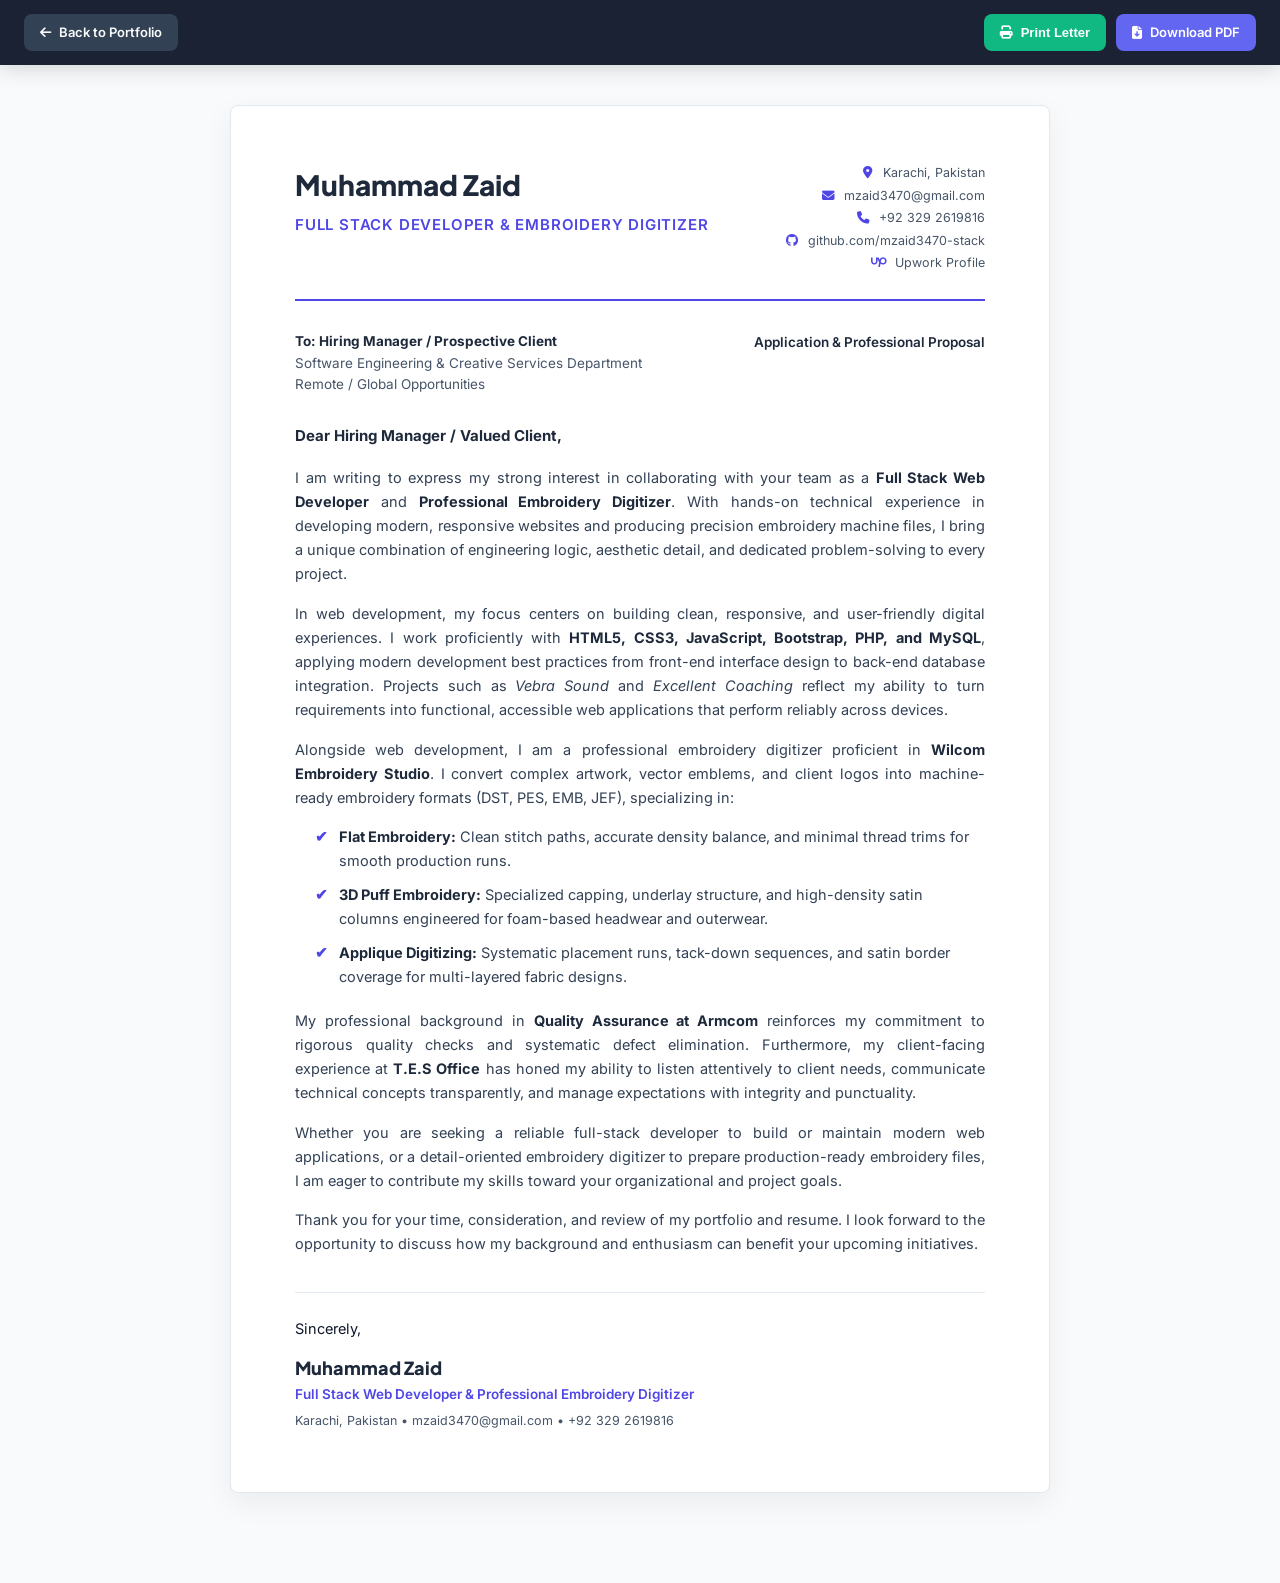
<file: cover-letter.html>
<!DOCTYPE html>
<html lang="en">
<head>
  <meta charset="UTF-8">
  <meta name="viewport" content="width=device-width, initial-scale=1.0">
  <title>Muhammad Zaid — Professional Cover Letter</title>
  <meta name="description" content="Professional Cover Letter of Muhammad Zaid — Full Stack Developer & Professional Embroidery Digitizer.">
  <link rel="icon" type="image/svg+xml" href="assets/icons/favicon.svg">
  
  <!-- Google Fonts: Inter & Plus Jakarta Sans -->
  <link rel="preconnect" href="https://fonts.googleapis.com">
  <link rel="preconnect" href="https://fonts.gstatic.com" crossorigin>
  <link href="https://fonts.googleapis.com/css2?family=Inter:wght@400;500;600;700;800&family=Plus+Jakarta+Sans:wght@600;700;800&display=swap" rel="stylesheet">
  <!-- Font Awesome -->
  <link rel="stylesheet" href="https://cdnjs.cloudflare.com/ajax/libs/font-awesome/6.4.0/css/all.min.css">

  <style>
    :root {
      --primary: #1e293b;
      --accent: #4f46e5;
      --accent-dark: #3730a3;
      --text: #0f172a;
      --text-muted: #475569;
      --border: #e2e8f0;
      --bg: #f8fafc;
      --card-bg: #ffffff;
    }

    * {
      box-sizing: border-box;
      margin: 0;
      padding: 0;
    }

    body {
      font-family: 'Inter', -apple-system, BlinkMacSystemFont, 'Segoe UI', Roboto, sans-serif;
      background-color: var(--bg);
      color: var(--text);
      line-height: 1.65;
      font-size: 14.5px;
      -webkit-font-smoothing: antialiased;
      padding-bottom: 50px;
    }

    /* Top Action Bar (hidden in print) */
    .action-bar {
      position: sticky;
      top: 0;
      z-index: 100;
      background: rgba(15, 23, 42, 0.95);
      backdrop-filter: blur(10px);
      padding: 14px 24px;
      display: flex;
      justify-content: space-between;
      align-items: center;
      color: #fff;
      box-shadow: 0 4px 20px rgba(0,0,0,0.15);
    }
    .action-bar a, .action-bar button {
      display: inline-flex;
      align-items: center;
      gap: 8px;
      padding: 8px 16px;
      border-radius: 8px;
      font-weight: 600;
      font-size: 13px;
      cursor: pointer;
      text-decoration: none;
      transition: all 0.2s ease;
      border: none;
    }
    .btn-back {
      background: #334155;
      color: #f8fafc;
    }
    .btn-back:hover {
      background: #475569;
    }
    .btn-download {
      background: #6366f1;
      color: #fff;
    }
    .btn-download:hover {
      background: #4f46e5;
    }
    .btn-print {
      background: #10b981;
      color: #fff;
    }
    .btn-print:hover {
      background: #059669;
    }

    /* Document Container */
    .letter-container {
      max-width: 820px;
      margin: 40px auto;
      background: var(--card-bg);
      padding: 56px 64px;
      box-shadow: 0 10px 30px rgba(0,0,0,0.06);
      border-radius: 8px;
      border: 1px solid var(--border);
    }

    /* Header */
    .letter-header {
      border-bottom: 2px solid var(--accent);
      padding-bottom: 24px;
      margin-bottom: 30px;
      display: flex;
      justify-content: space-between;
      align-items: flex-start;
      gap: 20px;
    }
    .header-info h1 {
      font-family: 'Plus Jakarta Sans', sans-serif;
      font-size: 28px;
      font-weight: 800;
      color: var(--primary);
      margin-bottom: 4px;
    }
    .header-info h2 {
      font-size: 15px;
      font-weight: 600;
      color: var(--accent);
      text-transform: uppercase;
      letter-spacing: 0.8px;
    }
    .header-meta {
      text-align: right;
      font-size: 12.5px;
      color: var(--text-muted);
      line-height: 1.8;
    }
    .header-meta a {
      color: inherit;
      text-decoration: none;
    }
    .header-meta a:hover {
      color: var(--accent);
    }
    .header-meta i {
      color: var(--accent);
      width: 16px;
      text-align: center;
      margin-right: 4px;
    }

    /* Recipient & Date */
    .letter-meta {
      margin-bottom: 28px;
      display: flex;
      justify-content: space-between;
      align-items: flex-start;
      font-size: 13.5px;
      color: var(--text-muted);
    }
    .recipient-block {
      line-height: 1.6;
    }
    .recipient-title {
      font-weight: 700;
      color: var(--primary);
    }
    .letter-date {
      font-weight: 600;
      color: var(--primary);
    }

    /* Salutation */
    .salutation {
      font-size: 15px;
      font-weight: 700;
      color: var(--primary);
      margin-bottom: 18px;
    }

    /* Letter Body */
    .letter-body p {
      margin-bottom: 16px;
      text-align: justify;
      color: #334155;
    }
    .letter-body strong {
      color: var(--primary);
    }
    
    .key-points {
      margin: 16px 0 20px 20px;
      list-style-type: none;
    }
    .key-points li {
      position: relative;
      padding-left: 24px;
      margin-bottom: 10px;
      color: #334155;
    }
    .key-points li::before {
      content: "✔";
      position: absolute;
      left: 0;
      color: var(--accent);
      font-weight: bold;
    }

    /* Sign-off */
    .sign-off {
      margin-top: 36px;
      border-top: 1px solid var(--border);
      padding-top: 24px;
    }
    .sign-off p {
      margin-bottom: 4px;
    }
    .signature-name {
      font-family: 'Plus Jakarta Sans', sans-serif;
      font-size: 18px;
      font-weight: 800;
      color: var(--primary);
      margin-top: 12px;
    }
    .signature-title {
      font-size: 13.5px;
      color: var(--accent);
      font-weight: 600;
    }

    /* Print Styles */
    @media print {
      body {
        background: #fff;
        padding: 0;
      }
      .action-bar {
        display: none !important;
      }
      .letter-container {
        border: none;
        box-shadow: none;
        padding: 0;
        margin: 0;
        max-width: 100%;
      }
      @page {
        margin: 20mm 20mm;
        size: A4 portrait;
      }
    }

    @media (max-width: 680px) {
      .letter-container {
        padding: 28px 20px;
        margin: 20px 10px;
      }
      .letter-header, .letter-meta {
        flex-direction: column;
        gap: 12px;
      }
      .header-meta {
        text-align: left;
      }
      .action-bar {
        flex-wrap: wrap;
        gap: 10px;
      }
    }
  </style>
</head>
<body>

  <!-- Top Action Bar -->
  <div class="action-bar">
    <a href="index.html" class="btn-back">
      <i class="fa-solid fa-arrow-left"></i> Back to Portfolio
    </a>
    <div style="display: flex; gap: 10px;">
      <button onclick="window.print()" class="btn-print">
        <i class="fa-solid fa-print"></i> Print Letter
      </button>
      <a href="assets/documents/Muhammad_Zaid_Cover_Letter.pdf" download="Muhammad_Zaid_Cover_Letter.pdf" class="btn-download">
        <i class="fa-solid fa-file-arrow-down"></i> Download PDF
      </a>
    </div>
  </div>

  <!-- Main Cover Letter Container -->
  <main class="letter-container">
    
    <!-- Header -->
    <header class="letter-header">
      <div class="header-info">
        <h1>Muhammad Zaid</h1>
        <h2>Full Stack Developer &amp; Embroidery Digitizer</h2>
      </div>
      <div class="header-meta">
        <div><i class="fa-solid fa-location-dot"></i> Karachi, Pakistan</div>
        <div><i class="fa-solid fa-envelope"></i> <a href="mailto:mzaid3470@gmail.com">mzaid3470@gmail.com</a></div>
        <div><i class="fa-solid fa-phone"></i> +92 329 2619816</div>
        <div><i class="fa-brands fa-github"></i> <a href="https://github.com/mzaid3470-stack" target="_blank" rel="noopener">github.com/mzaid3470-stack</a></div>
        <div><i class="fa-brands fa-upwork"></i> <a href="https://www.upwork.com/freelancers/~01fb4c901421a1fd44" target="_blank" rel="noopener">Upwork Profile</a></div>
      </div>
    </header>

    <!-- Recipient Placeholder & Date -->
    <div class="letter-meta">
      <div class="recipient-block">
        <div class="recipient-title">To: Hiring Manager / Prospective Client</div>
        <div>Software Engineering &amp; Creative Services Department</div>
        <div>Remote / Global Opportunities</div>
      </div>
      <div class="letter-date">
        Application &amp; Professional Proposal
      </div>
    </div>

    <!-- Salutation -->
    <div class="salutation">
      Dear Hiring Manager / Valued Client,
    </div>

    <!-- Letter Body -->
    <div class="letter-body">
      <p>
        I am writing to express my strong interest in collaborating with your team as a <strong>Full Stack Web Developer</strong> and <strong>Professional Embroidery Digitizer</strong>. With hands-on technical experience in developing modern, responsive websites and producing precision embroidery machine files, I bring a unique combination of engineering logic, aesthetic detail, and dedicated problem-solving to every project.
      </p>

      <p>
        In web development, my focus centers on building clean, responsive, and user-friendly digital experiences. I work proficiently with <strong>HTML5, CSS3, JavaScript, Bootstrap, PHP, and MySQL</strong>, applying modern development best practices from front-end interface design to back-end database integration. Projects such as <em>Vebra Sound</em> and <em>Excellent Coaching</em> reflect my ability to turn requirements into functional, accessible web applications that perform reliably across devices.
      </p>

      <p>
        Alongside web development, I am a professional embroidery digitizer proficient in <strong>Wilcom Embroidery Studio</strong>. I convert complex artwork, vector emblems, and client logos into machine-ready embroidery formats (DST, PES, EMB, JEF), specializing in:
      </p>

      <ul class="key-points">
        <li><strong>Flat Embroidery:</strong> Clean stitch paths, accurate density balance, and minimal thread trims for smooth production runs.</li>
        <li><strong>3D Puff Embroidery:</strong> Specialized capping, underlay structure, and high-density satin columns engineered for foam-based headwear and outerwear.</li>
        <li><strong>Applique Digitizing:</strong> Systematic placement runs, tack-down sequences, and satin border coverage for multi-layered fabric designs.</li>
      </ul>

      <p>
        My professional background in <strong>Quality Assurance at Armcom</strong> reinforces my commitment to rigorous quality checks and systematic defect elimination. Furthermore, my client-facing experience at <strong>T.E.S Office</strong> has honed my ability to listen attentively to client needs, communicate technical concepts transparently, and manage expectations with integrity and punctuality.
      </p>

      <p>
        Whether you are seeking a reliable full-stack developer to build or maintain modern web applications, or a detail-oriented embroidery digitizer to prepare production-ready embroidery files, I am eager to contribute my skills toward your organizational and project goals.
      </p>

      <p>
        Thank you for your time, consideration, and review of my portfolio and resume. I look forward to the opportunity to discuss how my background and enthusiasm can benefit your upcoming initiatives.
      </p>
    </div>

    <!-- Sign-off -->
    <div class="sign-off">
      <p>Sincerely,</p>
      <div class="signature-name">Muhammad Zaid</div>
      <div class="signature-title">Full Stack Web Developer &amp; Professional Embroidery Digitizer</div>
      <p style="font-size: 12.5px; color: var(--text-muted); margin-top: 6px;">
        Karachi, Pakistan &bull; mzaid3470@gmail.com &bull; +92 329 2619816
      </p>
    </div>

  </main>

</body>
</html>
</file>
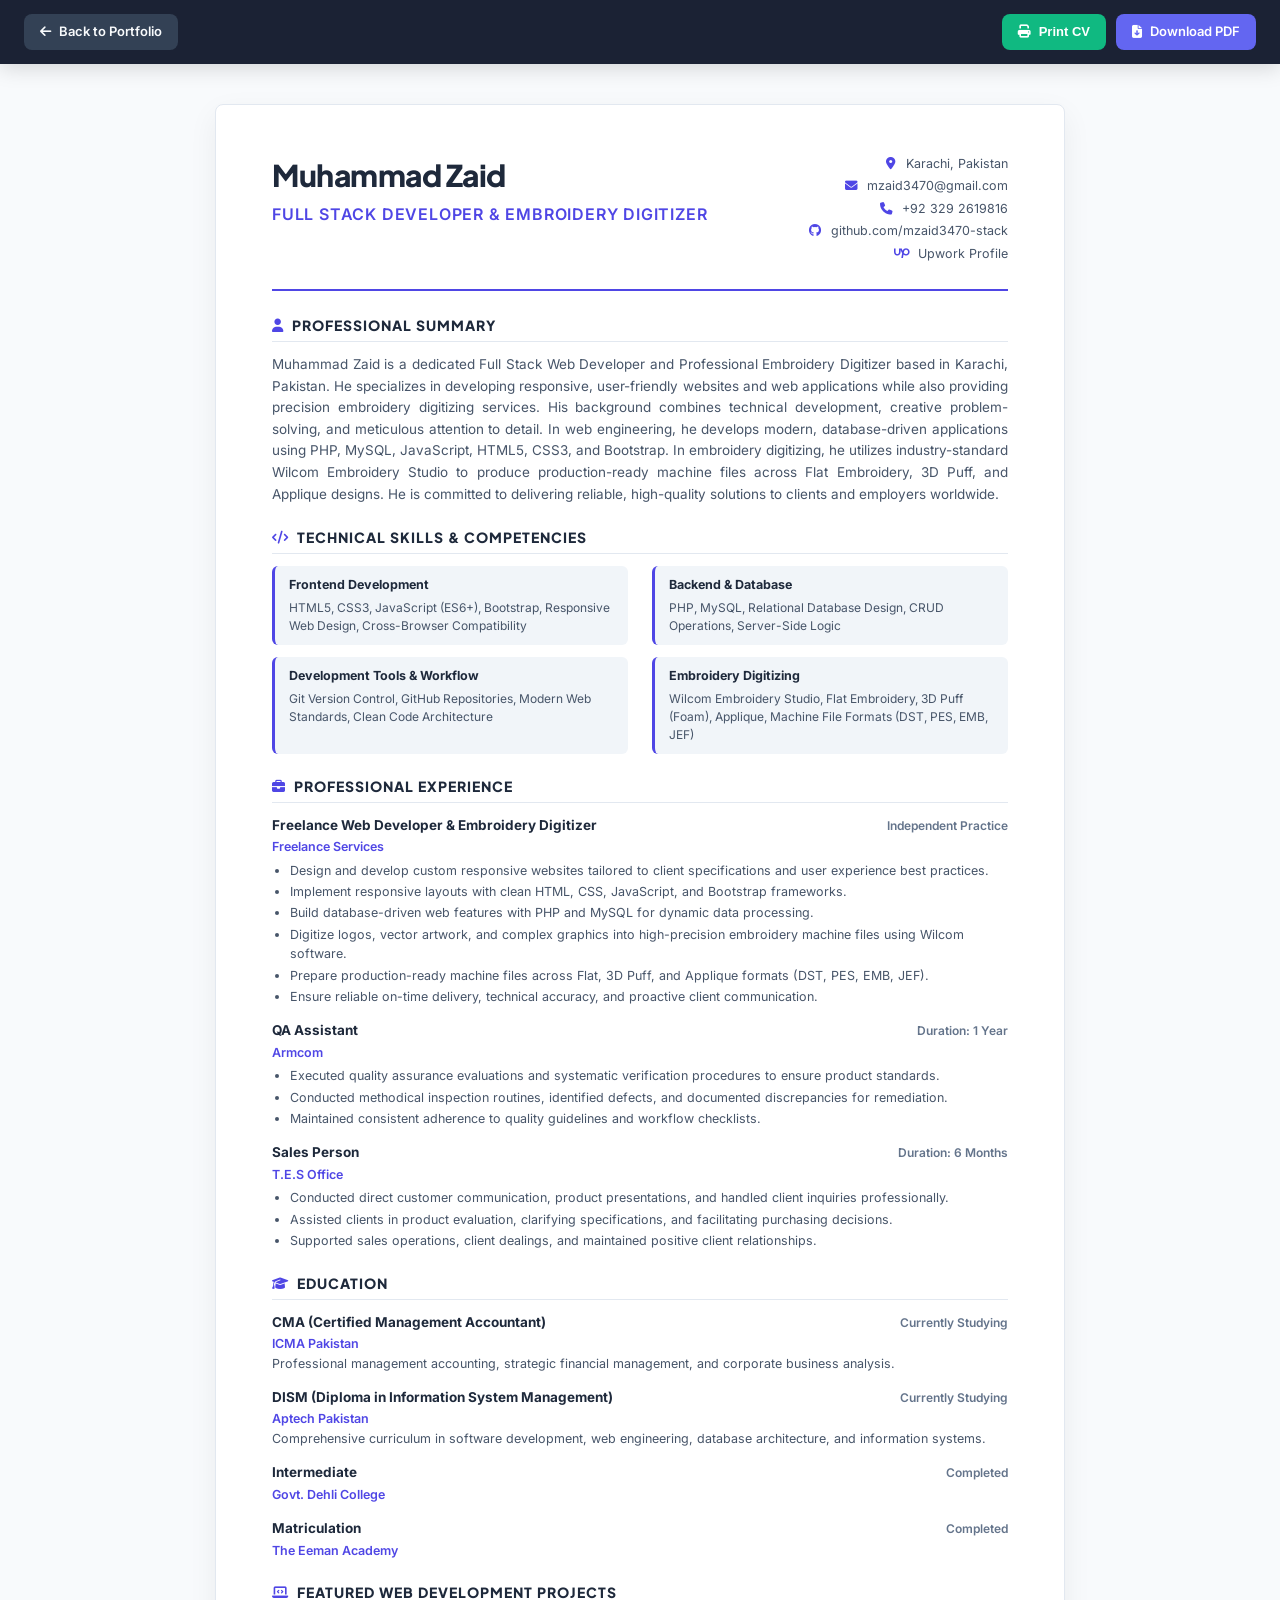
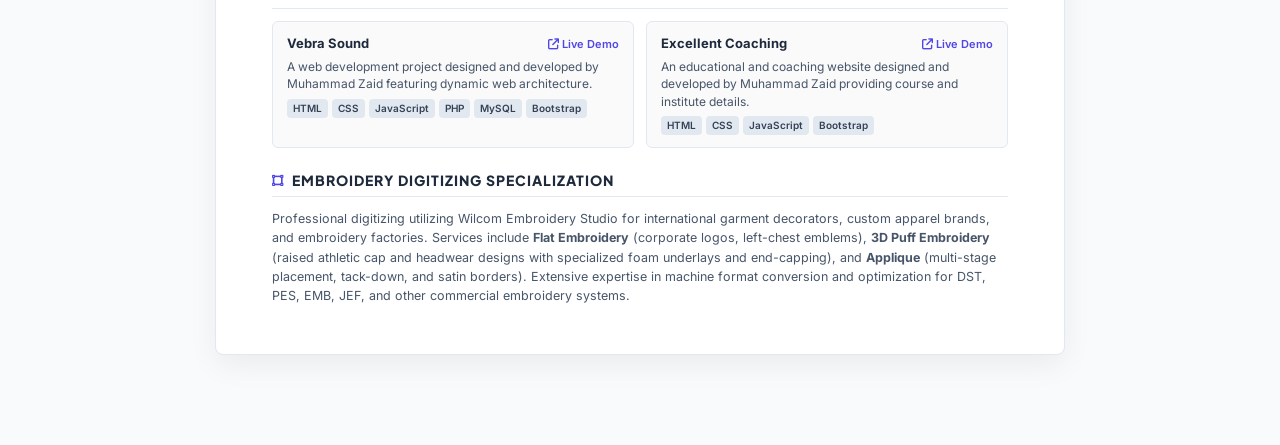
<file: cv.html>
<!DOCTYPE html>
<html lang="en">
<head>
  <meta charset="UTF-8">
  <meta name="viewport" content="width=device-width, initial-scale=1.0">
  <title>Muhammad Zaid — Professional CV / Resume</title>
  <meta name="description" content="Official Professional CV of Muhammad Zaid — Full Stack Developer & Professional Embroidery Digitizer.">
  <link rel="icon" type="image/svg+xml" href="assets/icons/favicon.svg">
  
  <!-- Google Fonts: Inter & Plus Jakarta Sans -->
  <link rel="preconnect" href="https://fonts.googleapis.com">
  <link rel="preconnect" href="https://fonts.gstatic.com" crossorigin>
  <link href="https://fonts.googleapis.com/css2?family=Inter:wght@400;500;600;700;800&family=Plus+Jakarta+Sans:wght@600;700;800&display=swap" rel="stylesheet">
  <!-- Font Awesome -->
  <link rel="stylesheet" href="https://cdnjs.cloudflare.com/ajax/libs/font-awesome/6.4.0/css/all.min.css">

  <style>
    :root {
      --primary: #1e293b;
      --accent: #4f46e5;
      --accent-dark: #3730a3;
      --text: #0f172a;
      --text-muted: #475569;
      --border: #e2e8f0;
      --bg: #f8fafc;
      --card-bg: #ffffff;
      --tag-bg: #f1f5f9;
    }

    * {
      box-sizing: border-box;
      margin: 0;
      padding: 0;
    }

    body {
      font-family: 'Inter', -apple-system, BlinkMacSystemFont, 'Segoe UI', Roboto, sans-serif;
      background-color: var(--bg);
      color: var(--text);
      line-height: 1.5;
      font-size: 14px;
      -webkit-font-smoothing: antialiased;
      padding-bottom: 50px;
    }

    /* Top Floating Action Bar (hidden in print) */
    .action-bar {
      position: sticky;
      top: 0;
      z-index: 100;
      background: rgba(15, 23, 42, 0.95);
      backdrop-filter: blur(10px);
      padding: 14px 24px;
      display: flex;
      justify-content: space-between;
      align-items: center;
      color: #fff;
      box-shadow: 0 4px 20px rgba(0,0,0,0.15);
    }
    .action-bar a, .action-bar button {
      display: inline-flex;
      align-items: center;
      gap: 8px;
      padding: 8px 16px;
      border-radius: 8px;
      font-weight: 600;
      font-size: 13px;
      cursor: pointer;
      text-decoration: none;
      transition: all 0.2s ease;
      border: none;
    }
    .btn-back {
      background: #334155;
      color: #f8fafc;
    }
    .btn-back:hover {
      background: #475569;
    }
    .btn-download {
      background: #6366f1;
      color: #fff;
    }
    .btn-download:hover {
      background: #4f46e5;
    }
    .btn-print {
      background: #10b981;
      color: #fff;
    }
    .btn-print:hover {
      background: #059669;
    }

    /* CV Document Container - A4 Sizing */
    .cv-container {
      max-width: 850px;
      margin: 40px auto;
      background: var(--card-bg);
      padding: 48px 56px;
      box-shadow: 0 10px 30px rgba(0,0,0,0.06);
      border-radius: 8px;
      border: 1px solid var(--border);
    }

    /* Header Section */
    .cv-header {
      border-bottom: 2px solid var(--accent);
      padding-bottom: 24px;
      margin-bottom: 24px;
      display: flex;
      justify-content: space-between;
      align-items: flex-start;
      gap: 20px;
    }
    .name-title h1 {
      font-family: 'Plus Jakarta Sans', sans-serif;
      font-size: 30px;
      font-weight: 800;
      color: var(--primary);
      letter-spacing: -0.5px;
      margin-bottom: 4px;
    }
    .name-title h2 {
      font-size: 16px;
      font-weight: 600;
      color: var(--accent);
      text-transform: uppercase;
      letter-spacing: 0.8px;
    }
    .contact-info {
      text-align: right;
      font-size: 12.5px;
      color: var(--text-muted);
      line-height: 1.8;
    }
    .contact-info a {
      color: inherit;
      text-decoration: none;
      transition: color 0.2s;
    }
    .contact-info a:hover {
      color: var(--accent);
    }
    .contact-info i {
      color: var(--accent);
      width: 16px;
      text-align: center;
      margin-right: 4px;
    }

    /* Section Headings */
    .cv-section {
      margin-bottom: 22px;
    }
    .section-title {
      font-family: 'Plus Jakarta Sans', sans-serif;
      font-size: 14px;
      font-weight: 800;
      color: var(--primary);
      text-transform: uppercase;
      letter-spacing: 1px;
      border-bottom: 1.5px solid var(--border);
      padding-bottom: 5px;
      margin-bottom: 12px;
      display: flex;
      align-items: center;
      gap: 8px;
    }
    .section-title i {
      color: var(--accent);
      font-size: 13px;
    }

    /* Professional Summary */
    .summary-text {
      color: var(--text-muted);
      line-height: 1.6;
      font-size: 13.5px;
      text-align: justify;
    }

    /* Two-column layout for Skills */
    .skills-grid {
      display: grid;
      grid-template-columns: repeat(2, 1fr);
      gap: 12px 24px;
    }
    .skill-category {
      background: var(--tag-bg);
      padding: 10px 14px;
      border-radius: 6px;
      border-left: 3px solid var(--accent);
    }
    .skill-category-title {
      font-weight: 700;
      font-size: 12.5px;
      color: var(--primary);
      margin-bottom: 4px;
    }
    .skill-items {
      font-size: 12px;
      color: var(--text-muted);
      line-height: 1.5;
    }

    /* Timeline / Item Blocks */
    .item-block {
      margin-bottom: 14px;
    }
    .item-block:last-child {
      margin-bottom: 0;
    }
    .item-header {
      display: flex;
      justify-content: space-between;
      align-items: baseline;
      margin-bottom: 3px;
    }
    .item-title {
      font-weight: 700;
      font-size: 13.5px;
      color: var(--primary);
    }
    .item-subtitle {
      font-weight: 600;
      font-size: 12.5px;
      color: var(--accent);
    }
    .item-meta {
      font-size: 12px;
      font-weight: 600;
      color: #64748b;
      white-space: nowrap;
    }
    .item-desc {
      color: var(--text-muted);
      font-size: 12.5px;
      line-height: 1.55;
    }
    .item-bullets {
      list-style-type: disc;
      padding-left: 18px;
      margin-top: 4px;
      color: var(--text-muted);
      font-size: 12.5px;
      line-height: 1.55;
    }
    .item-bullets li {
      margin-bottom: 2px;
    }

    /* Project Cards in CV */
    .project-grid {
      display: grid;
      grid-template-columns: 1fr 1fr;
      gap: 12px;
    }
    .cv-project-card {
      border: 1px solid var(--border);
      border-radius: 6px;
      padding: 12px 14px;
      background: #fafafa;
    }
    .cv-project-card h4 {
      font-size: 13px;
      font-weight: 700;
      color: var(--primary);
      display: flex;
      justify-content: space-between;
      align-items: center;
      margin-bottom: 4px;
    }
    .cv-project-card p {
      font-size: 12px;
      color: var(--text-muted);
      line-height: 1.45;
      margin-bottom: 6px;
    }
    .tech-tags {
      display: flex;
      flex-wrap: wrap;
      gap: 4px;
    }
    .tech-tag {
      font-size: 10px;
      font-weight: 600;
      padding: 2px 6px;
      background: #e2e8f0;
      color: #334155;
      border-radius: 4px;
    }
    .project-link {
      font-size: 11px;
      color: var(--accent);
      text-decoration: none;
      font-weight: 600;
    }

    /* Print Styles: Ultra Clean ATS Optimized */
    @media print {
      body {
        background: #fff;
        padding: 0;
      }
      .action-bar {
        display: none !important;
      }
      .cv-container {
        border: none;
        box-shadow: none;
        padding: 0;
        margin: 0;
        max-width: 100%;
      }
      a {
        text-decoration: none !important;
        color: inherit !important;
      }
      .section-title {
        border-bottom-color: #cbd5e1;
      }
      .cv-project-card, .skill-category {
        border: 1px solid #e2e8f0;
        background: #fff !important;
      }
      @page {
        margin: 14mm 16mm;
        size: A4 portrait;
      }
    }

    @media (max-width: 680px) {
      .cv-container {
        padding: 24px 20px;
        margin: 20px 10px;
      }
      .cv-header {
        flex-direction: column;
        align-items: flex-start;
      }
      .contact-info {
        text-align: left;
      }
      .skills-grid, .project-grid {
        grid-template-columns: 1fr;
      }
      .action-bar {
        flex-wrap: wrap;
        gap: 10px;
      }
    }
  </style>
</head>
<body>

  <!-- Top Action Bar -->
  <div class="action-bar">
    <a href="index.html" class="btn-back">
      <i class="fa-solid fa-arrow-left"></i> Back to Portfolio
    </a>
    <div style="display: flex; gap: 10px;">
      <button onclick="window.print()" class="btn-print">
        <i class="fa-solid fa-print"></i> Print CV
      </button>
      <a href="assets/documents/Muhammad_Zaid_CV.pdf" download="Muhammad_Zaid_CV.pdf" class="btn-download">
        <i class="fa-solid fa-file-arrow-down"></i> Download PDF
      </a>
    </div>
  </div>

  <!-- Main CV Document Container -->
  <main class="cv-container">
    
    <!-- Header -->
    <header class="cv-header">
      <div class="name-title">
        <h1>Muhammad Zaid</h1>
        <h2>Full Stack Developer &amp; Embroidery Digitizer</h2>
      </div>
      <div class="contact-info">
        <div><i class="fa-solid fa-location-dot"></i> Karachi, Pakistan</div>
        <div><i class="fa-solid fa-envelope"></i> <a href="mailto:mzaid3470@gmail.com">mzaid3470@gmail.com</a></div>
        <div><i class="fa-solid fa-phone"></i> +92 329 2619816</div>
        <div><i class="fa-brands fa-github"></i> <a href="https://github.com/mzaid3470-stack" target="_blank" rel="noopener">github.com/mzaid3470-stack</a></div>
        <div><i class="fa-brands fa-upwork"></i> <a href="https://www.upwork.com/freelancers/~01fb4c901421a1fd44?mp_source=share" target="_blank" rel="noopener">Upwork Profile</a></div>
      </div>
    </header>

    <!-- Professional Summary -->
    <section class="cv-section">
      <h3 class="section-title"><i class="fa-solid fa-user"></i> Professional Summary</h3>
      <p class="summary-text">
        Muhammad Zaid is a dedicated Full Stack Web Developer and Professional Embroidery Digitizer based in Karachi, Pakistan. 
        He specializes in developing responsive, user-friendly websites and web applications while also providing precision embroidery digitizing services. 
        His background combines technical development, creative problem-solving, and meticulous attention to detail. 
        In web engineering, he develops modern, database-driven applications using PHP, MySQL, JavaScript, HTML5, CSS3, and Bootstrap. 
        In embroidery digitizing, he utilizes industry-standard Wilcom Embroidery Studio to produce production-ready machine files across Flat Embroidery, 3D Puff, and Applique designs. 
        He is committed to delivering reliable, high-quality solutions to clients and employers worldwide.
      </p>
    </section>

    <!-- Technical Skills -->
    <section class="cv-section">
      <h3 class="section-title"><i class="fa-solid fa-code"></i> Technical Skills &amp; Competencies</h3>
      <div class="skills-grid">
        <div class="skill-category">
          <div class="skill-category-title">Frontend Development</div>
          <div class="skill-items">HTML5, CSS3, JavaScript (ES6+), Bootstrap, Responsive Web Design, Cross-Browser Compatibility</div>
        </div>
        <div class="skill-category">
          <div class="skill-category-title">Backend &amp; Database</div>
          <div class="skill-items">PHP, MySQL, Relational Database Design, CRUD Operations, Server-Side Logic</div>
        </div>
        <div class="skill-category">
          <div class="skill-category-title">Development Tools &amp; Workflow</div>
          <div class="skill-items">Git Version Control, GitHub Repositories, Modern Web Standards, Clean Code Architecture</div>
        </div>
        <div class="skill-category">
          <div class="skill-category-title">Embroidery Digitizing</div>
          <div class="skill-items">Wilcom Embroidery Studio, Flat Embroidery, 3D Puff (Foam), Applique, Machine File Formats (DST, PES, EMB, JEF)</div>
        </div>
      </div>
    </section>

    <!-- Professional Experience -->
    <section class="cv-section">
      <h3 class="section-title"><i class="fa-solid fa-briefcase"></i> Professional Experience</h3>
      
      <!-- Freelance -->
      <div class="item-block">
        <div class="item-header">
          <span class="item-title">Freelance Web Developer &amp; Embroidery Digitizer</span>
          <span class="item-meta">Independent Practice</span>
        </div>
        <div class="item-subtitle">Freelance Services</div>
        <ul class="item-bullets">
          <li>Design and develop custom responsive websites tailored to client specifications and user experience best practices.</li>
          <li>Implement responsive layouts with clean HTML, CSS, JavaScript, and Bootstrap frameworks.</li>
          <li>Build database-driven web features with PHP and MySQL for dynamic data processing.</li>
          <li>Digitize logos, vector artwork, and complex graphics into high-precision embroidery machine files using Wilcom software.</li>
          <li>Prepare production-ready machine files across Flat, 3D Puff, and Applique formats (DST, PES, EMB, JEF).</li>
          <li>Ensure reliable on-time delivery, technical accuracy, and proactive client communication.</li>
        </ul>
      </div>

      <!-- Armcom -->
      <div class="item-block">
        <div class="item-header">
          <span class="item-title">QA Assistant</span>
          <span class="item-meta">Duration: 1 Year</span>
        </div>
        <div class="item-subtitle">Armcom</div>
        <ul class="item-bullets">
          <li>Executed quality assurance evaluations and systematic verification procedures to ensure product standards.</li>
          <li>Conducted methodical inspection routines, identified defects, and documented discrepancies for remediation.</li>
          <li>Maintained consistent adherence to quality guidelines and workflow checklists.</li>
        </ul>
      </div>

      <!-- T.E.S Office -->
      <div class="item-block">
        <div class="item-header">
          <span class="item-title">Sales Person</span>
          <span class="item-meta">Duration: 6 Months</span>
        </div>
        <div class="item-subtitle">T.E.S Office</div>
        <ul class="item-bullets">
          <li>Conducted direct customer communication, product presentations, and handled client inquiries professionally.</li>
          <li>Assisted clients in product evaluation, clarifying specifications, and facilitating purchasing decisions.</li>
          <li>Supported sales operations, client dealings, and maintained positive client relationships.</li>
        </ul>
      </div>
    </section>

    <!-- Education -->
    <section class="cv-section">
      <h3 class="section-title"><i class="fa-solid fa-graduation-cap"></i> Education</h3>
      
      <div class="item-block">
        <div class="item-header">
          <span class="item-title">CMA (Certified Management Accountant)</span>
          <span class="item-meta">Currently Studying</span>
        </div>
        <div class="item-subtitle">ICMA Pakistan</div>
        <div class="item-desc">Professional management accounting, strategic financial management, and corporate business analysis.</div>
      </div>

      <div class="item-block">
        <div class="item-header">
          <span class="item-title">DISM (Diploma in Information System Management)</span>
          <span class="item-meta">Currently Studying</span>
        </div>
        <div class="item-subtitle">Aptech Pakistan</div>
        <div class="item-desc">Comprehensive curriculum in software development, web engineering, database architecture, and information systems.</div>
      </div>

      <div class="item-block">
        <div class="item-header">
          <span class="item-title">Intermediate</span>
          <span class="item-meta">Completed</span>
        </div>
        <div class="item-subtitle">Govt. Dehli College</div>
      </div>

      <div class="item-block">
        <div class="item-header">
          <span class="item-title">Matriculation</span>
          <span class="item-meta">Completed</span>
        </div>
        <div class="item-subtitle">The Eeman Academy</div>
      </div>
    </section>

    <!-- Featured Development Projects -->
    <section class="cv-section">
      <h3 class="section-title"><i class="fa-solid fa-laptop-code"></i> Featured Web Development Projects</h3>
      <div class="project-grid">
        
        <div class="cv-project-card">
          <h4>Vebra Sound 
            <a href="https://vebraofficial.great-site.net/" target="_blank" rel="noopener" class="project-link">
              <i class="fa-solid fa-arrow-up-right-from-square"></i> Live Demo
            </a>
          </h4>
          <p>A web development project designed and developed by Muhammad Zaid featuring dynamic web architecture.</p>
          <div class="tech-tags">
            <span class="tech-tag">HTML</span>
            <span class="tech-tag">CSS</span>
            <span class="tech-tag">JavaScript</span>
            <span class="tech-tag">PHP</span>
            <span class="tech-tag">MySQL</span>
            <span class="tech-tag">Bootstrap</span>
          </div>
        </div>

        <div class="cv-project-card">
          <h4>Excellent Coaching
            <a href="https://mzaid3470-stack.github.io/E-projectZaid/" target="_blank" rel="noopener" class="project-link">
              <i class="fa-solid fa-arrow-up-right-from-square"></i> Live Demo
            </a>
          </h4>
          <p>An educational and coaching website designed and developed by Muhammad Zaid providing course and institute details.</p>
          <div class="tech-tags">
            <span class="tech-tag">HTML</span>
            <span class="tech-tag">CSS</span>
            <span class="tech-tag">JavaScript</span>
            <span class="tech-tag">Bootstrap</span>
          </div>
        </div>

      </div>
    </section>

    <!-- Embroidery Digitizing Expertise -->
    <section class="cv-section" style="margin-bottom: 0;">
      <h3 class="section-title"><i class="fa-solid fa-vector-square"></i> Embroidery Digitizing Specialization</h3>
      <p class="item-desc">
        Professional digitizing utilizing Wilcom Embroidery Studio for international garment decorators, custom apparel brands, and embroidery factories. 
        Services include <strong>Flat Embroidery</strong> (corporate logos, left-chest emblems), <strong>3D Puff Embroidery</strong> (raised athletic cap and headwear designs with specialized foam underlays and end-capping), and <strong>Applique</strong> (multi-stage placement, tack-down, and satin borders). 
        Extensive expertise in machine format conversion and optimization for DST, PES, EMB, JEF, and other commercial embroidery systems.
      </p>
    </section>

  </main>

</body>
</html>
</file>
